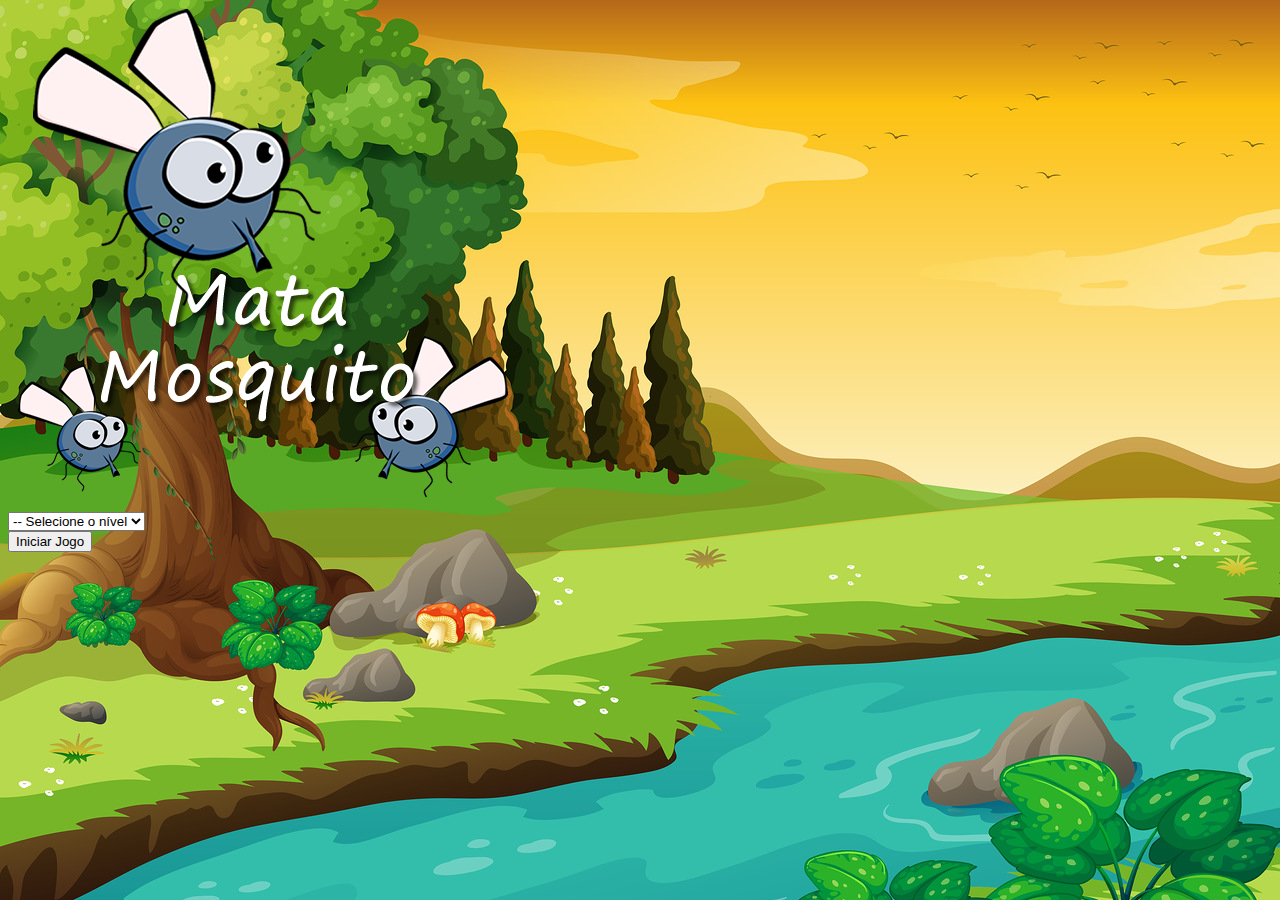
<file: index.html>
<!DOCTYPE html>
<html lang="pt-br">
<head>
    <title>Document</title>
    <meta charset="UTF-8">
    <link href="https://cdn.jsdelivr.net/npm/bootstrap@5.1.1/dist/css/bootstrap.min.css" rel="stylesheet" integrity="sha384-F3w7mX95PdgyTmZZMECAngseQB83DfGTowi0iMjiWaeVhAn4FJkqJByhZMI3AhiU" crossorigin="anonymous">

    <link rel="stylesheet" href="estilo.css">

    <script>
        function iniciarJogo(){
            var nivel = document.getElementById('nivel').value
//Para nao deixar selecionar a primeira opcao
            if(nivel === '') {
                alert('Selecione um nivel para iniciar o jogo')
                return false
            }

            window.location.href = "app.html?" + nivel

        }
    </script>
</head>
<body>

    <div class="container">
        <div class="row">
            <div class="col">
                <div class="d-flex justify-content-center">
                    <img src="imagens/game.png">
            </div>
        </div>
    </div>

    <div class="row">
        <div class="col">
            <div class="d-flex justify-content-center">
                <div class="mb-2">
                    <select class="form-control" id="nivel">
                        <option value="">-- Selecione o nível</option>
                        <option value="normal">Normal</option>
                        <option value="dificil">Difícil</option>
                        <option value="chucknorris">Chuck Norris</option>
                    </select>
                </div>   
            </div>
        </div>
    </div>
    
        <div class="row">
            <div class="col">
                <div class="d-flex justify-content-center">
                    <button type="button" class="btn btn-danger btn-lg" onclick="iniciarJogo()">Iniciar Jogo</button>                  
                </div>
            </div>
        </div>
    </div>
</body>
</html>
</file>
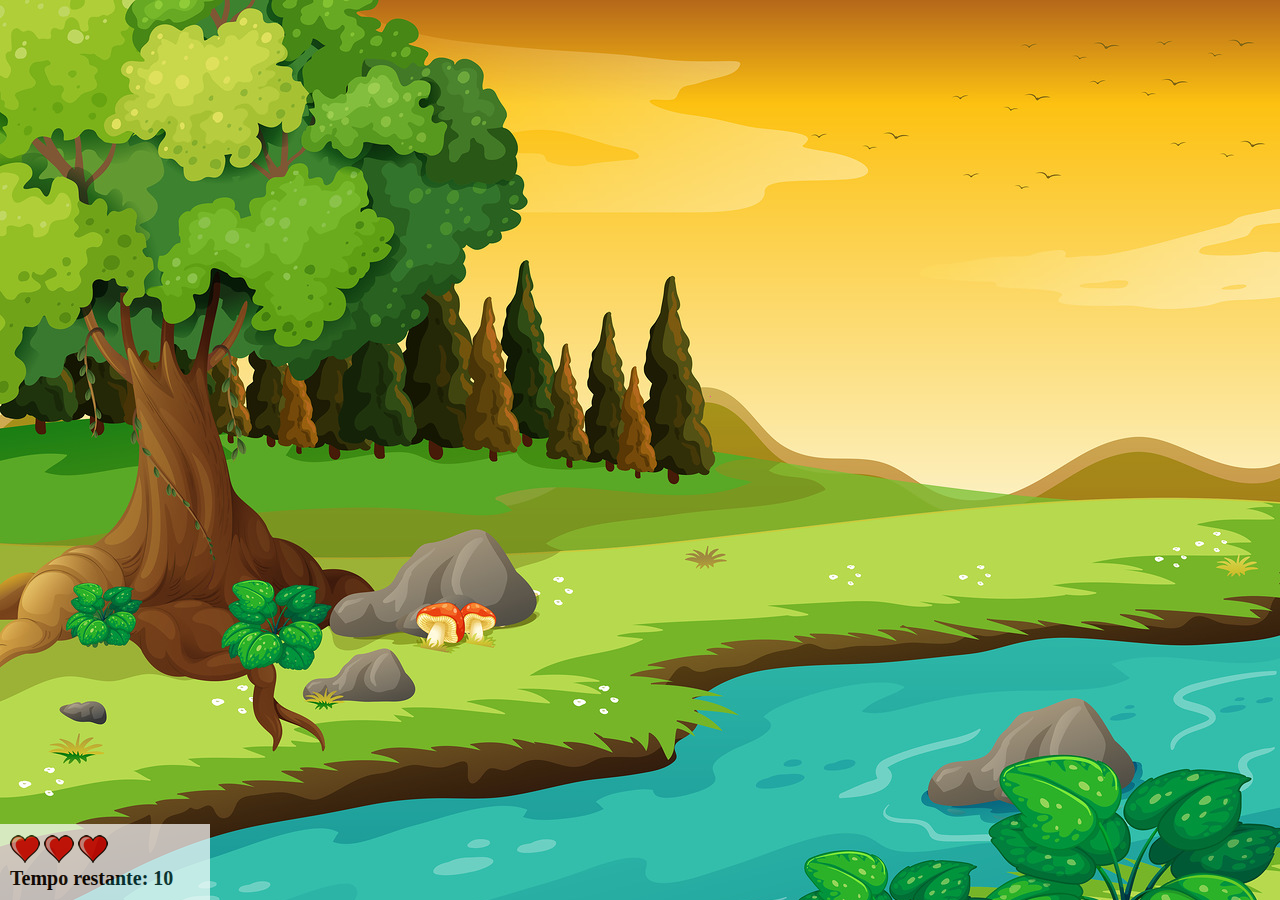
<file: app.html>
<!DOCTYPE html>
<html>
<head>
   <title>Document</title>

   <link rel="stylesheet" href="estilo.css">
   <script src="jogo.js"></script>
</head>
<!-- mostra o tamanho da pagina em tempo real --> 
<body onresize="ajustaTamanhoPalcoJogo()">
    
    <div class="painel">
        <div class="vidas">
            <img id="v1" src="imagens/coracao_cheio.png">
            <img id="v2" src="imagens/coracao_cheio.png">
            <img id="v3" src="imagens/coracao_cheio.png">

        </div>

        <div class="cronometro">Tempo restante: <span id="cronometro"></span></div>
    </div>

    <script>
        document.getElementById('cronometro').innerHTML = tempo

        var criaMosquito = setInterval(function (){
            posicaoRandomica()
        }, criaMosquitoTempo)
    </script>
</body>
</html>
</file>
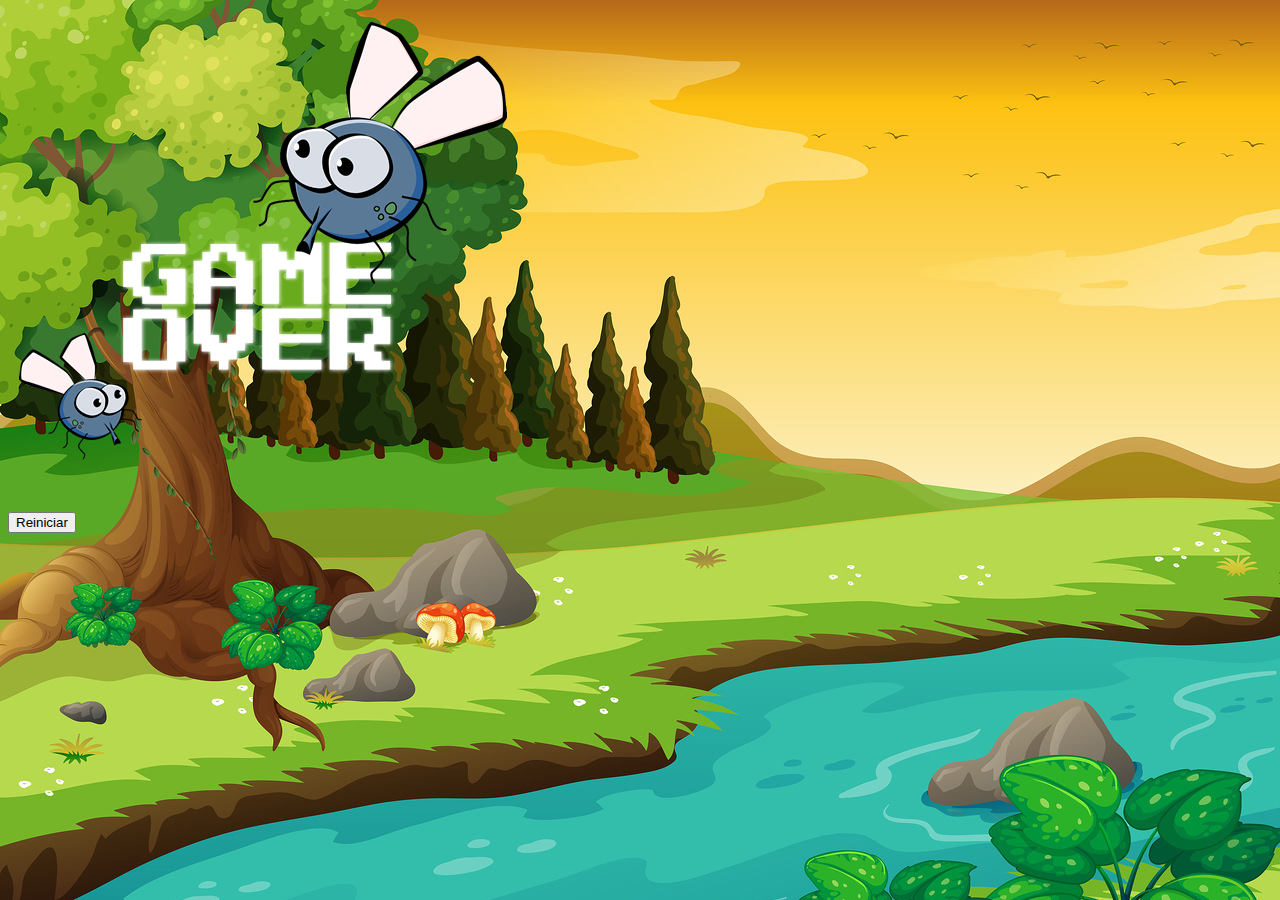
<file: fim_de_jogo.html>
<!DOCTYPE html>
<html>
<head>
    <title></title>
    <link href="https://cdn.jsdelivr.net/npm/bootstrap@5.1.1/dist/css/bootstrap.min.css" rel="stylesheet" integrity="sha384-F3w7mX95PdgyTmZZMECAngseQB83DfGTowi0iMjiWaeVhAn4FJkqJByhZMI3AhiU" crossorigin="anonymous">

    <link rel="stylesheet" href="estilo.css">
</head>
<body>

    <div class="container">
        <div class="row">
            <div class="col">
                <div class="d-flex justify-content-center">
                    <img src="imagens/game_over.png">
                </div>
            </div>
        </div>
    </div>
    
    <div class="row">
        <div class="col">
            <div class="d-flex justify-content-center">
<!--quando for clicado, ira voltar para o jogo.js-->
                <button type="button" class="btn btn-dark btn-lg" onclick="window.location.href = 'index.html' ">Reiniciar</button>
            </div>
        </div>
    </div>

</body>
</html>
</file>
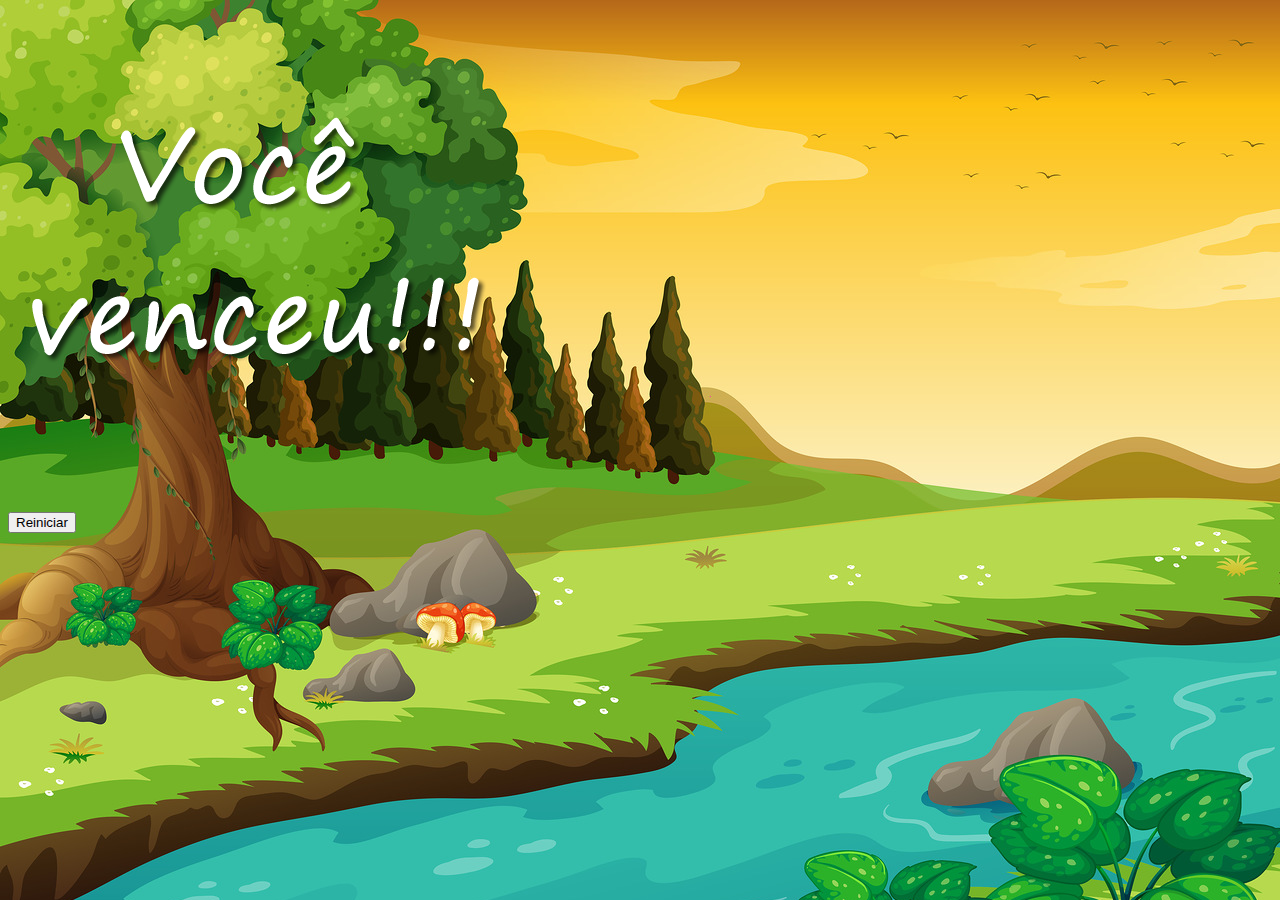
<file: vitoria.html>
<!DOCTYPE html>
<html>
<head>
    <title></title>
    <link href="https://cdn.jsdelivr.net/npm/bootstrap@5.1.1/dist/css/bootstrap.min.css" rel="stylesheet" integrity="sha384-F3w7mX95PdgyTmZZMECAngseQB83DfGTowi0iMjiWaeVhAn4FJkqJByhZMI3AhiU" crossorigin="anonymous">

    <link rel="stylesheet" href="estilo.css">
</head>
<body>

    <div class="container">
        <div class="row">
            <div class="col">
                <div class="d-flex justify-content-center">
                    <img src="imagens/vitoria.png">
                </div>
            </div>
        </div>
    </div>
    
    <div class="row">
        <div class="col">
            <div class="d-flex justify-content-center">
<!--quando for clicado, ira voltar para o jogo.js-->
                <button type="button" class="btn btn-dark btn-lg" onclick="window.location.href = 'index.html' ">Reiniciar</button>
            </div>
        </div>
    </div>

</body>
</html>
</file>
<file: estilo.css>
html {
    cursor: url(imagens/mata_mosca.png) 30 30, auto;
}


body {
    background-image: url(imagens/bg.jpg);
    background-repeat: no-repeat;
    background-size: 100%;
}

/* tamanho da mosca */
.mosquito1 {
    width: 50px;
    height: 50px;
}

.mosquito2 {
    width: 70px;
    height: 70px;
}

.mosquito3 {
    width: 90px;
    height: 90px;
}
/* o lado que a mosca vai estar */
.ladoA {
    transform: scale(1);
}

.ladoB {
    transform: scale(-1);
}

.painel {
    position: absolute;
    width: 190px;
    padding: 10px;
    left: 0px;
    bottom: 0px;
    border-top: solid 1px #fff;
    background-color: #fff;
    opacity: 0.7;
}

.vidas {
    float: left;
}

.cronometro {
    float: left;
    font-size: 20px;
    font-weight: bold;
}
</file>
